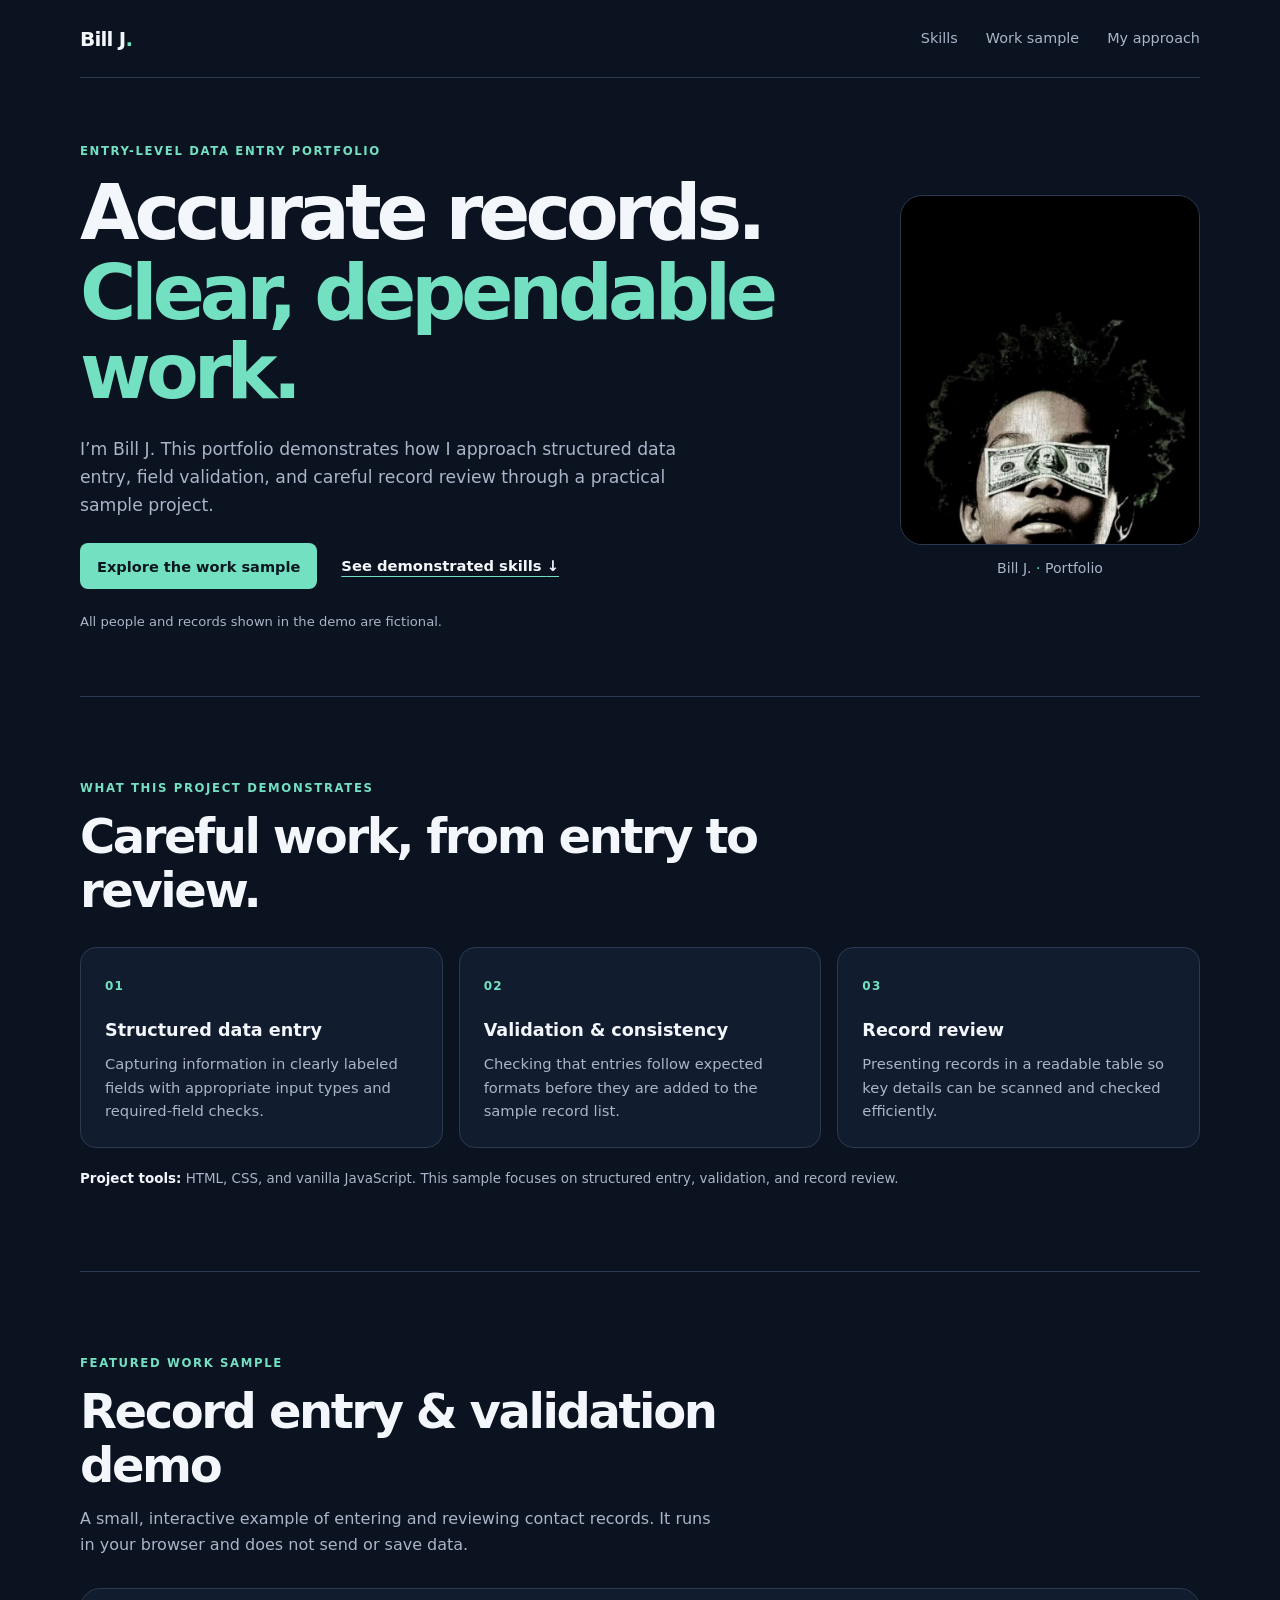
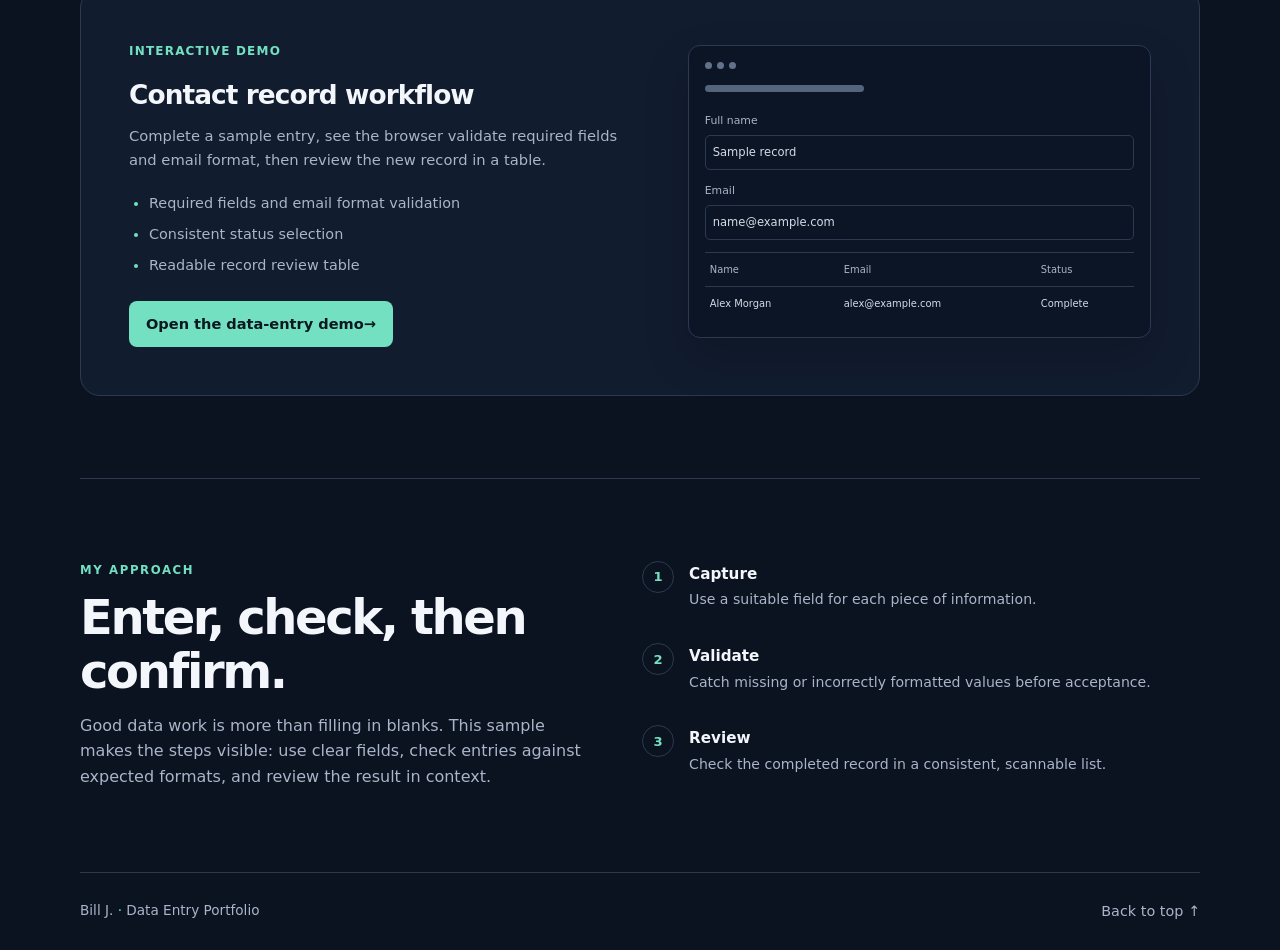
<file: index.html>
<!DOCTYPE html>
<html lang="en">
<head>
    <meta charset="UTF-8">
    <meta name="viewport" content="width=device-width, initial-scale=1.0">
    <meta name="description" content="Bill J.'s entry-level data-entry portfolio, featuring a record validation and quality-checking demo.">
    <title>Bill J. | Data Entry Portfolio</title>
    <link rel="stylesheet" href="stylesheets.css">
</head>
<body>
    <header class="site-header">
        <a class="brand" href="#home" aria-label="Bill J. home">Bill J<span>.</span></a>
        <nav class="main-nav" aria-label="Main navigation">
            <a href="#skills">Skills</a>
            <a href="#work">Work sample</a>
            <a href="#approach">My approach</a>
        </nav>
    </header>

    <main>
        <section class="hero" id="home">
            <div class="hero-copy">
                <p class="eyebrow">ENTRY-LEVEL DATA ENTRY PORTFOLIO</p>
                <h1>Accurate records.<br><span>Clear, dependable work.</span></h1>
                <p class="hero-intro">I’m Bill J. This portfolio demonstrates how I approach structured data entry, field validation, and careful record review through a practical sample project.</p>
                <div class="hero-actions">
                    <a class="button button-primary" href="#work">Explore the work sample</a>
                    <a class="text-link" href="#skills">See demonstrated skills <span aria-hidden="true">↓</span></a>
                </div>
                <p class="sample-note">All people and records shown in the demo are fictional.</p>
            </div>
            <div class="hero-portrait">
                <img src="Bill%20J.jpg" alt="Portrait of Bill J.">
                <p>Bill J. <span>·</span> Portfolio</p>
            </div>
        </section>

        <section class="content-section skills-section" id="skills">
            <div class="section-heading">
                <p class="eyebrow">WHAT THIS PROJECT DEMONSTRATES</p>
                <h2>Careful work, from entry to review.</h2>
            </div>
            <div class="skill-grid">
                <article class="skill-card">
                    <span class="card-number">01</span>
                    <h3>Structured data entry</h3>
                    <p>Capturing information in clearly labeled fields with appropriate input types and required-field checks.</p>
                </article>
                <article class="skill-card">
                    <span class="card-number">02</span>
                    <h3>Validation &amp; consistency</h3>
                    <p>Checking that entries follow expected formats before they are added to the sample record list.</p>
                </article>
                <article class="skill-card">
                    <span class="card-number">03</span>
                    <h3>Record review</h3>
                    <p>Presenting records in a readable table so key details can be scanned and checked efficiently.</p>
                </article>
            </div>
            <p class="tools-note"><strong>Project tools:</strong> HTML, CSS, and vanilla JavaScript. This sample focuses on structured entry, validation, and record review.</p>
        </section>

        <section class="content-section work-section" id="work">
            <div class="section-heading">
                <p class="eyebrow">FEATURED WORK SAMPLE</p>
                <h2>Record entry &amp; validation demo</h2>
                <p>A small, interactive example of entering and reviewing contact records. It runs in your browser and does not send or save data.</p>
            </div>
            <article class="project-card">
                <div class="project-info">
                    <span class="project-label">INTERACTIVE DEMO</span>
                    <h3>Contact record workflow</h3>
                    <p>Complete a sample entry, see the browser validate required fields and email format, then review the new record in a table.</p>
                    <ul>
                        <li>Required fields and email format validation</li>
                        <li>Consistent status selection</li>
                        <li>Readable record review table</li>
                    </ul>
                    <a class="button button-primary" href="frompage.html">Open the data-entry demo <span aria-hidden="true">→</span></a>
                </div>
                <div class="project-preview" aria-hidden="true">
                    <div class="preview-bar"><span></span><span></span><span></span></div>
                    <div class="preview-line preview-line-short"></div>
                    <div class="preview-field">Full name <span>Sample record</span></div>
                    <div class="preview-field">Email <span>name@example.com</span></div>
                    <div class="preview-table"><span>Name</span><span>Email</span><span>Status</span></div>
                    <div class="preview-table preview-row"><span>Alex Morgan</span><span>alex@example.com</span><span>Complete</span></div>
                </div>
            </article>
        </section>

        <section class="content-section approach-section" id="approach">
            <div class="approach-copy">
                <p class="eyebrow">MY APPROACH</p>
                <h2>Enter, check, then confirm.</h2>
                <p>Good data work is more than filling in blanks. This sample makes the steps visible: use clear fields, check entries against expected formats, and review the result in context.</p>
            </div>
            <ol class="workflow-list">
                <li><span>1</span><div><strong>Capture</strong><p>Use a suitable field for each piece of information.</p></div></li>
                <li><span>2</span><div><strong>Validate</strong><p>Catch missing or incorrectly formatted values before acceptance.</p></div></li>
                <li><span>3</span><div><strong>Review</strong><p>Check the completed record in a consistent, scannable list.</p></div></li>
            </ol>
        </section>
    </main>

    <footer class="site-footer">
        <p>Bill J. <span>·</span> Data Entry Portfolio</p>
        <a href="#home">Back to top ↑</a>
    </footer>
</body>
</html>
</file>
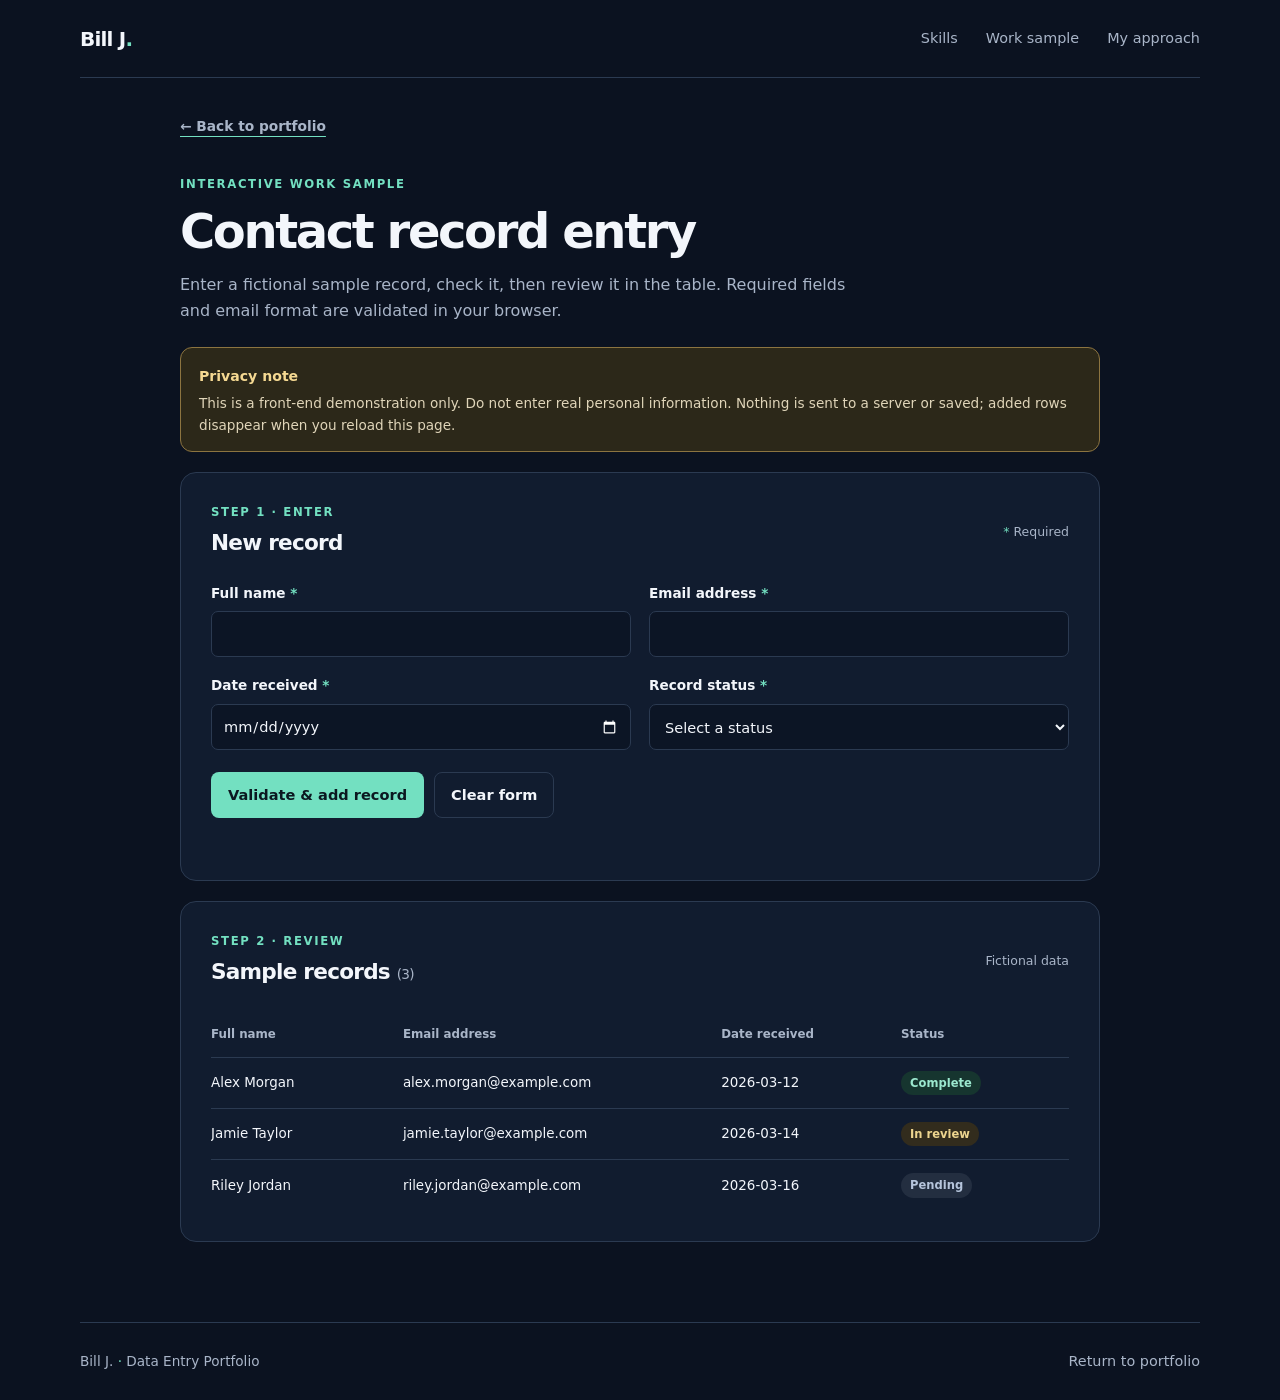
<file: frompage.html>
<!DOCTYPE html>
<html lang="en">
<head>
    <meta charset="UTF-8">
    <meta name="viewport" content="width=device-width, initial-scale=1.0">
    <meta name="description" content="An interactive fictional contact-record data entry and validation work sample by Bill J.">
    <title>Record Entry Demo | Bill J.</title>
    <link rel="stylesheet" href="stylesheets.css">
    <script src="demo.js" defer></script>
</head>
<body>
    <header class="site-header">
        <a class="brand" href="index.html">Bill J<span>.</span></a>
        <nav class="main-nav" aria-label="Main navigation">
            <a href="index.html#skills">Skills</a>
            <a href="index.html#work">Work sample</a>
            <a href="index.html#approach">My approach</a>
        </nav>
    </header>

    <main class="demo-main">
        <a class="back-link" href="index.html#work">← Back to portfolio</a>
        <section class="demo-intro">
            <p class="eyebrow">INTERACTIVE WORK SAMPLE</p>
            <h1>Contact record entry</h1>
            <p>Enter a fictional sample record, check it, then review it in the table. Required fields and email format are validated in your browser.</p>
        </section>

        <div class="demo-notice" role="note">
            <strong>Privacy note</strong>
            <p>This is a front-end demonstration only. Do not enter real personal information. Nothing is sent to a server or saved; added rows disappear when you reload this page.</p>
        </div>

        <section class="demo-panel" aria-labelledby="entry-heading">
            <div class="panel-heading">
                <div>
                    <p class="eyebrow">STEP 1 · ENTER</p>
                    <h2 id="entry-heading">New record</h2>
                </div>
                <span class="required-note"><span aria-hidden="true">*</span> Required</span>
            </div>
            <form id="record-form">
                <div class="form-grid">
                    <div class="form-field">
                        <label for="full-name">Full name <span aria-hidden="true">*</span></label>
                        <input id="full-name" name="fullName" type="text" autocomplete="off" maxlength="80" required>
                    </div>
                    <div class="form-field">
                        <label for="email">Email address <span aria-hidden="true">*</span></label>
                        <input id="email" name="email" type="email" autocomplete="off" maxlength="120" required>
                    </div>
                    <div class="form-field">
                        <label for="record-date">Date received <span aria-hidden="true">*</span></label>
                        <input id="record-date" name="recordDate" type="date" required>
                    </div>
                    <div class="form-field">
                        <label for="record-status">Record status <span aria-hidden="true">*</span></label>
                        <select id="record-status" name="status" required>
                            <option value="">Select a status</option>
                            <option value="Pending">Pending</option>
                            <option value="In review">In review</option>
                            <option value="Complete">Complete</option>
                        </select>
                    </div>
                </div>
                <div class="form-actions">
                    <button class="button button-primary" type="submit">Validate &amp; add record</button>
                    <button class="button button-secondary" type="reset">Clear form</button>
                </div>
                <p class="form-feedback" id="form-feedback" role="status" aria-live="polite"></p>
            </form>
        </section>

        <section class="demo-panel records-panel" aria-labelledby="records-heading">
            <div class="panel-heading">
                <div>
                    <p class="eyebrow">STEP 2 · REVIEW</p>
                    <h2 id="records-heading">Sample records <span class="record-count" id="record-count">(3)</span></h2>
                </div>
                <span class="table-caption">Fictional data</span>
            </div>
            <div class="table-scroll" tabindex="0" role="region" aria-label="Sample contact records table">
                <table>
                    <caption class="visually-hidden">Fictional contact records for reviewing the data-entry sample.</caption>
                    <thead>
                        <tr>
                            <th scope="col">Full name</th>
                            <th scope="col">Email address</th>
                            <th scope="col">Date received</th>
                            <th scope="col">Status</th>
                        </tr>
                    </thead>
                    <tbody id="records-body">
                        <tr>
                            <td>Alex Morgan</td>
                            <td>alex.morgan@example.com</td>
                            <td>2026-03-12</td>
                            <td><span class="status status-complete">Complete</span></td>
                        </tr>
                        <tr>
                            <td>Jamie Taylor</td>
                            <td>jamie.taylor@example.com</td>
                            <td>2026-03-14</td>
                            <td><span class="status status-review">In review</span></td>
                        </tr>
                        <tr>
                            <td>Riley Jordan</td>
                            <td>riley.jordan@example.com</td>
                            <td>2026-03-16</td>
                            <td><span class="status status-pending">Pending</span></td>
                        </tr>
                    </tbody>
                </table>
            </div>
        </section>
    </main>

    <footer class="site-footer">
        <p>Bill J. <span>·</span> Data Entry Portfolio</p>
        <a href="index.html">Return to portfolio</a>
    </footer>
</body>
</html>
</file>
<file: stylesheets.css>
:root {
    color-scheme: dark;
    --page: #0b1220;
    --surface: #111c2f;
    --surface-raised: #17243a;
    --text: #f3f6fb;
    --muted: #a9b5c8;
    --accent: #73e0c1;
    --accent-strong: #a0f1d8;
    --border: #2b3a51;
    --warning-bg: #2c2819;
    --warning-border: #8c7440;
    --radius: 16px;
}

* {
    box-sizing: border-box;
}

html {
    scroll-behavior: smooth;
}

body {
    min-width: 320px;
    margin: 0;
    background: var(--page);
    color: var(--text);
    font-family: Inter, ui-sans-serif, system-ui, -apple-system, BlinkMacSystemFont, "Segoe UI", sans-serif;
    line-height: 1.6;
}

a {
    color: inherit;
}

a:focus-visible,
button:focus-visible,
input:focus-visible,
select:focus-visible,
.table-scroll:focus-visible {
    outline: 3px solid var(--accent);
    outline-offset: 3px;
}

.site-header,
.site-footer {
    display: flex;
    align-items: center;
    justify-content: space-between;
    gap: 20px;
    width: min(1120px, calc(100% - 48px));
    margin: 0 auto;
}

.site-header {
    min-height: 78px;
    border-bottom: 1px solid var(--border);
}

.brand {
    color: var(--text);
    font-size: 1.25rem;
    font-weight: 750;
    letter-spacing: -0.04em;
    text-decoration: none;
}

.brand span,
.site-footer span {
    color: var(--accent);
}

.main-nav {
    display: flex;
    flex-wrap: wrap;
    gap: 10px 28px;
}

.main-nav a,
.site-footer a {
    color: var(--muted);
    font-size: 0.9rem;
    text-decoration: none;
}

.main-nav a:hover,
.site-footer a:hover,
.back-link:hover {
    color: var(--accent);
}

.hero,
.content-section,
.site-footer,
.demo-main {
    width: min(1120px, calc(100% - 48px));
    margin-right: auto;
    margin-left: auto;
}

.hero {
    display: grid;
    grid-template-columns: minmax(0, 1fr) 300px;
    align-items: center;
    gap: 72px;
    min-height: 540px;
    padding-top: 64px;
    padding-bottom: 64px;
}

.eyebrow {
    margin: 0 0 12px;
    color: var(--accent);
    font-size: 0.73rem;
    font-weight: 750;
    letter-spacing: 0.14em;
}

.hero h1 {
    max-width: 760px;
    margin: 0;
    font-size: clamp(2.8rem, 6vw, 5rem);
    letter-spacing: -0.065em;
    line-height: 1.04;
}

.hero h1 span {
    color: var(--accent);
}

.hero-intro {
    max-width: 640px;
    margin: 24px 0;
    color: var(--muted);
    font-size: 1.08rem;
}

.hero-actions {
    display: flex;
    align-items: center;
    flex-wrap: wrap;
    gap: 18px 24px;
}

.button {
    display: inline-flex;
    align-items: center;
    justify-content: center;
    min-height: 46px;
    border: 1px solid transparent;
    border-radius: 8px;
    padding: 10px 16px;
    font: inherit;
    font-size: 0.91rem;
    font-weight: 700;
    text-align: center;
    text-decoration: none;
    cursor: pointer;
    transition: background-color 150ms ease, border-color 150ms ease, transform 150ms ease;
}

.button:hover {
    transform: translateY(-1px);
}

.button-primary {
    background: var(--accent);
    color: #0b1820;
}

.button-primary:hover {
    background: var(--accent-strong);
}

.button-secondary {
    border-color: var(--border);
    background: transparent;
    color: var(--text);
}

.button-secondary:hover {
    border-color: var(--muted);
}

.text-link,
.back-link {
    color: var(--text);
    font-size: 0.92rem;
    font-weight: 650;
    text-decoration-color: var(--accent);
    text-underline-offset: 5px;
}

.sample-note {
    margin: 22px 0 0;
    color: var(--muted);
    font-size: 0.82rem;
}

.hero-portrait {
    margin: 0;
}

.hero-portrait img {
    display: block;
    width: 100%;
    height: 350px;
    border: 1px solid var(--border);
    border-radius: 22px;
    object-fit: cover;
    object-position: center 35%;
}

.hero-portrait p {
    margin: 12px 0 0;
    color: var(--muted);
    font-size: 0.88rem;
    text-align: center;
}

.hero-portrait p span {
    color: var(--accent);
}

.content-section {
    padding-top: 82px;
    padding-bottom: 82px;
    border-top: 1px solid var(--border);
}

.section-heading {
    max-width: 700px;
    margin-bottom: 30px;
}

.section-heading h2,
.approach-copy h2,
.demo-intro h1 {
    margin: 0;
    font-size: clamp(2rem, 4vw, 3rem);
    letter-spacing: -0.05em;
    line-height: 1.12;
}

.section-heading > p:last-child,
.approach-copy > p:last-child {
    max-width: 650px;
    margin: 14px 0 0;
    color: var(--muted);
}

.skill-grid {
    display: grid;
    grid-template-columns: repeat(3, minmax(0, 1fr));
    gap: 16px;
}

.skill-card {
    min-height: 200px;
    border: 1px solid var(--border);
    border-radius: var(--radius);
    padding: 24px;
    background: var(--surface);
}

.card-number,
.project-label {
    color: var(--accent);
    font-size: 0.75rem;
    font-weight: 750;
    letter-spacing: 0.1em;
}

.skill-card h3,
.project-info h3 {
    margin: 18px 0 8px;
    font-size: 1.1rem;
}

.skill-card p,
.project-info p {
    margin: 0;
    color: var(--muted);
    font-size: 0.92rem;
}

.tools-note {
    margin: 20px 0 0;
    color: var(--muted);
    font-size: 0.84rem;
}

.tools-note strong {
    color: var(--text);
}

.project-card {
    display: grid;
    grid-template-columns: minmax(0, 1fr) minmax(280px, 0.9fr);
    gap: 44px;
    align-items: center;
    border: 1px solid var(--border);
    border-radius: 20px;
    padding: clamp(24px, 5vw, 48px);
    background: var(--surface);
}

.project-info h3 {
    margin-top: 12px;
    font-size: 1.65rem;
    letter-spacing: -0.035em;
}

.project-info ul {
    display: grid;
    gap: 8px;
    margin: 20px 0 24px;
    padding-left: 20px;
    color: var(--muted);
    font-size: 0.9rem;
}

.project-info li::marker {
    color: var(--accent);
}

.project-preview {
    border: 1px solid var(--border);
    border-radius: 12px;
    padding: 16px;
    background: #0c1525;
    box-shadow: 0 20px 45px rgb(0 0 0 / 18%);
}

.preview-bar {
    display: flex;
    gap: 5px;
    padding-bottom: 16px;
}

.preview-bar span {
    width: 7px;
    height: 7px;
    border-radius: 50%;
    background: #61728a;
}

.preview-line {
    height: 7px;
    margin-bottom: 12px;
    border-radius: 8px;
    background: var(--border);
}

.preview-line-short {
    width: 37%;
    margin-bottom: 20px;
    background: #53647b;
}

.preview-field {
    display: grid;
    gap: 6px;
    margin-bottom: 12px;
    color: var(--muted);
    font-size: 0.68rem;
}

.preview-field span {
    border: 1px solid var(--border);
    border-radius: 5px;
    padding: 7px;
    color: #d3dbe7;
    font-size: 0.72rem;
}

.preview-table {
    display: grid;
    grid-template-columns: 1fr 1.5fr 0.7fr;
    gap: 8px;
    border-top: 1px solid var(--border);
    padding: 9px 5px;
    color: var(--muted);
    font-size: 0.62rem;
}

.preview-row {
    color: #d3dbe7;
}

.approach-section {
    display: grid;
    grid-template-columns: 0.9fr 1fr;
    gap: 60px;
}

.workflow-list {
    display: grid;
    gap: 18px;
    margin: 0;
    padding: 0;
    list-style: none;
}

.workflow-list li {
    display: flex;
    align-items: flex-start;
    gap: 15px;
}

.workflow-list li > span {
    display: grid;
    flex: 0 0 32px;
    width: 32px;
    height: 32px;
    place-items: center;
    border: 1px solid var(--border);
    border-radius: 50%;
    color: var(--accent);
    font-size: 0.82rem;
    font-weight: 700;
}

.workflow-list strong {
    font-size: 0.95rem;
}

.workflow-list p {
    margin: 2px 0 0;
    color: var(--muted);
    font-size: 0.88rem;
}

.site-footer {
    min-height: 78px;
    border-top: 1px solid var(--border);
}

.site-footer p {
    color: var(--muted);
    font-size: 0.85rem;
}

.demo-main {
    max-width: 920px;
    padding-top: 35px;
    padding-bottom: 80px;
}

.back-link {
    display: inline-block;
    color: var(--muted);
    font-size: 0.86rem;
}

.demo-intro {
    margin: 36px 0 24px;
}

.demo-intro > p:last-child {
    max-width: 680px;
    margin: 13px 0 0;
    color: var(--muted);
}

.demo-notice {
    margin-bottom: 20px;
    border: 1px solid var(--warning-border);
    border-radius: 12px;
    padding: 15px 18px;
    background: var(--warning-bg);
}

.demo-notice strong {
    color: #f5d992;
    font-size: 0.88rem;
}

.demo-notice p {
    margin: 4px 0 0;
    color: #e0d5b9;
    font-size: 0.85rem;
}

.demo-panel {
    margin-top: 20px;
    border: 1px solid var(--border);
    border-radius: var(--radius);
    padding: clamp(20px, 4vw, 30px);
    background: var(--surface);
}

.panel-heading {
    display: flex;
    align-items: center;
    justify-content: space-between;
    gap: 16px;
    margin-bottom: 22px;
}

.panel-heading .eyebrow {
    margin-bottom: 4px;
}

.panel-heading h2 {
    margin: 0;
    font-size: 1.35rem;
    letter-spacing: -0.035em;
}

.required-note,
.table-caption {
    color: var(--muted);
    font-size: 0.78rem;
}

.required-note span,
.form-field label span {
    color: var(--accent);
}

.form-grid {
    display: grid;
    grid-template-columns: repeat(2, minmax(0, 1fr));
    gap: 18px;
}

.form-field {
    display: grid;
    gap: 7px;
}

.form-field label {
    font-size: 0.85rem;
    font-weight: 650;
}

.form-field input,
.form-field select {
    width: 100%;
    min-height: 46px;
    border: 1px solid var(--border);
    border-radius: 7px;
    padding: 9px 11px;
    background: #0c1525;
    color: var(--text);
    font: inherit;
    font-size: 0.91rem;
}

.form-field input:focus,
.form-field select:focus {
    border-color: var(--accent);
}

.form-actions {
    display: flex;
    flex-wrap: wrap;
    gap: 10px;
    margin-top: 22px;
}

.form-feedback {
    min-height: 1.5em;
    margin: 12px 0 0;
    color: var(--accent-strong);
    font-size: 0.85rem;
}

.record-count {
    color: var(--muted);
    font-size: 0.85rem;
    font-weight: 500;
}

.table-scroll {
    overflow-x: auto;
}

table {
    width: 100%;
    border-collapse: collapse;
    text-align: left;
}

th,
td {
    min-width: 120px;
    border-bottom: 1px solid var(--border);
    padding: 13px 12px;
    font-size: 0.84rem;
    white-space: nowrap;
}

th {
    color: var(--muted);
    font-size: 0.74rem;
    font-weight: 650;
}

th:first-child,
td:first-child {
    padding-left: 0;
}

tr:last-child td {
    border-bottom: 0;
}

.status {
    display: inline-block;
    border-radius: 100px;
    padding: 3px 9px;
    font-size: 0.72rem;
    font-weight: 650;
}

.status-complete {
    background: #16352f;
    color: #9ce8cf;
}

.status-review {
    background: #322c1d;
    color: #edd58f;
}

.status-pending {
    background: #232e40;
    color: #b6c5dc;
}

.visually-hidden {
    position: absolute;
    overflow: hidden;
    width: 1px;
    height: 1px;
    clip: rect(0, 0, 0, 0);
    white-space: nowrap;
    clip-path: inset(50%);
}

@media (max-width: 760px) {
    .hero {
        grid-template-columns: minmax(0, 1fr) 220px;
        gap: 36px;
        min-height: auto;
        padding-top: 56px;
        padding-bottom: 56px;
    }

    .hero-portrait img {
        height: 280px;
    }

    .skill-grid {
        grid-template-columns: 1fr;
    }

    .skill-card {
        min-height: auto;
    }

    .project-card {
        grid-template-columns: 1fr;
        gap: 30px;
    }

    .approach-section {
        grid-template-columns: 1fr;
        gap: 30px;
    }
}

@media (max-width: 560px) {
    .site-header,
    .site-footer,
    .hero,
    .content-section,
    .demo-main {
        width: min(100% - 32px, 1120px);
    }

    .site-header {
        align-items: flex-start;
        flex-direction: column;
        justify-content: center;
        gap: 10px;
        padding-top: 14px;
        padding-bottom: 14px;
    }

    .main-nav {
        gap: 8px 18px;
    }

    .hero {
        grid-template-columns: 1fr;
        gap: 28px;
        padding-top: 44px;
        padding-bottom: 44px;
    }

    .hero h1 {
        font-size: clamp(2.55rem, 12vw, 3.5rem);
    }

    .hero-portrait {
        width: min(250px, 75%);
    }

    .hero-portrait img {
        height: 270px;
    }

    .content-section {
        padding-top: 58px;
        padding-bottom: 58px;
    }

    .project-card {
        padding: 22px;
    }

    .form-grid {
        grid-template-columns: 1fr;
    }

    .panel-heading {
        align-items: flex-start;
    }

    .site-footer {
        align-items: flex-start;
        flex-direction: column;
        justify-content: center;
        gap: 0;
        padding: 14px 0;
    }
}

@media (prefers-reduced-motion: reduce) {
    *,
    *::before,
    *::after {
        scroll-behavior: auto !important;
        transition-duration: 0.01ms !important;
    }
}
</file>
